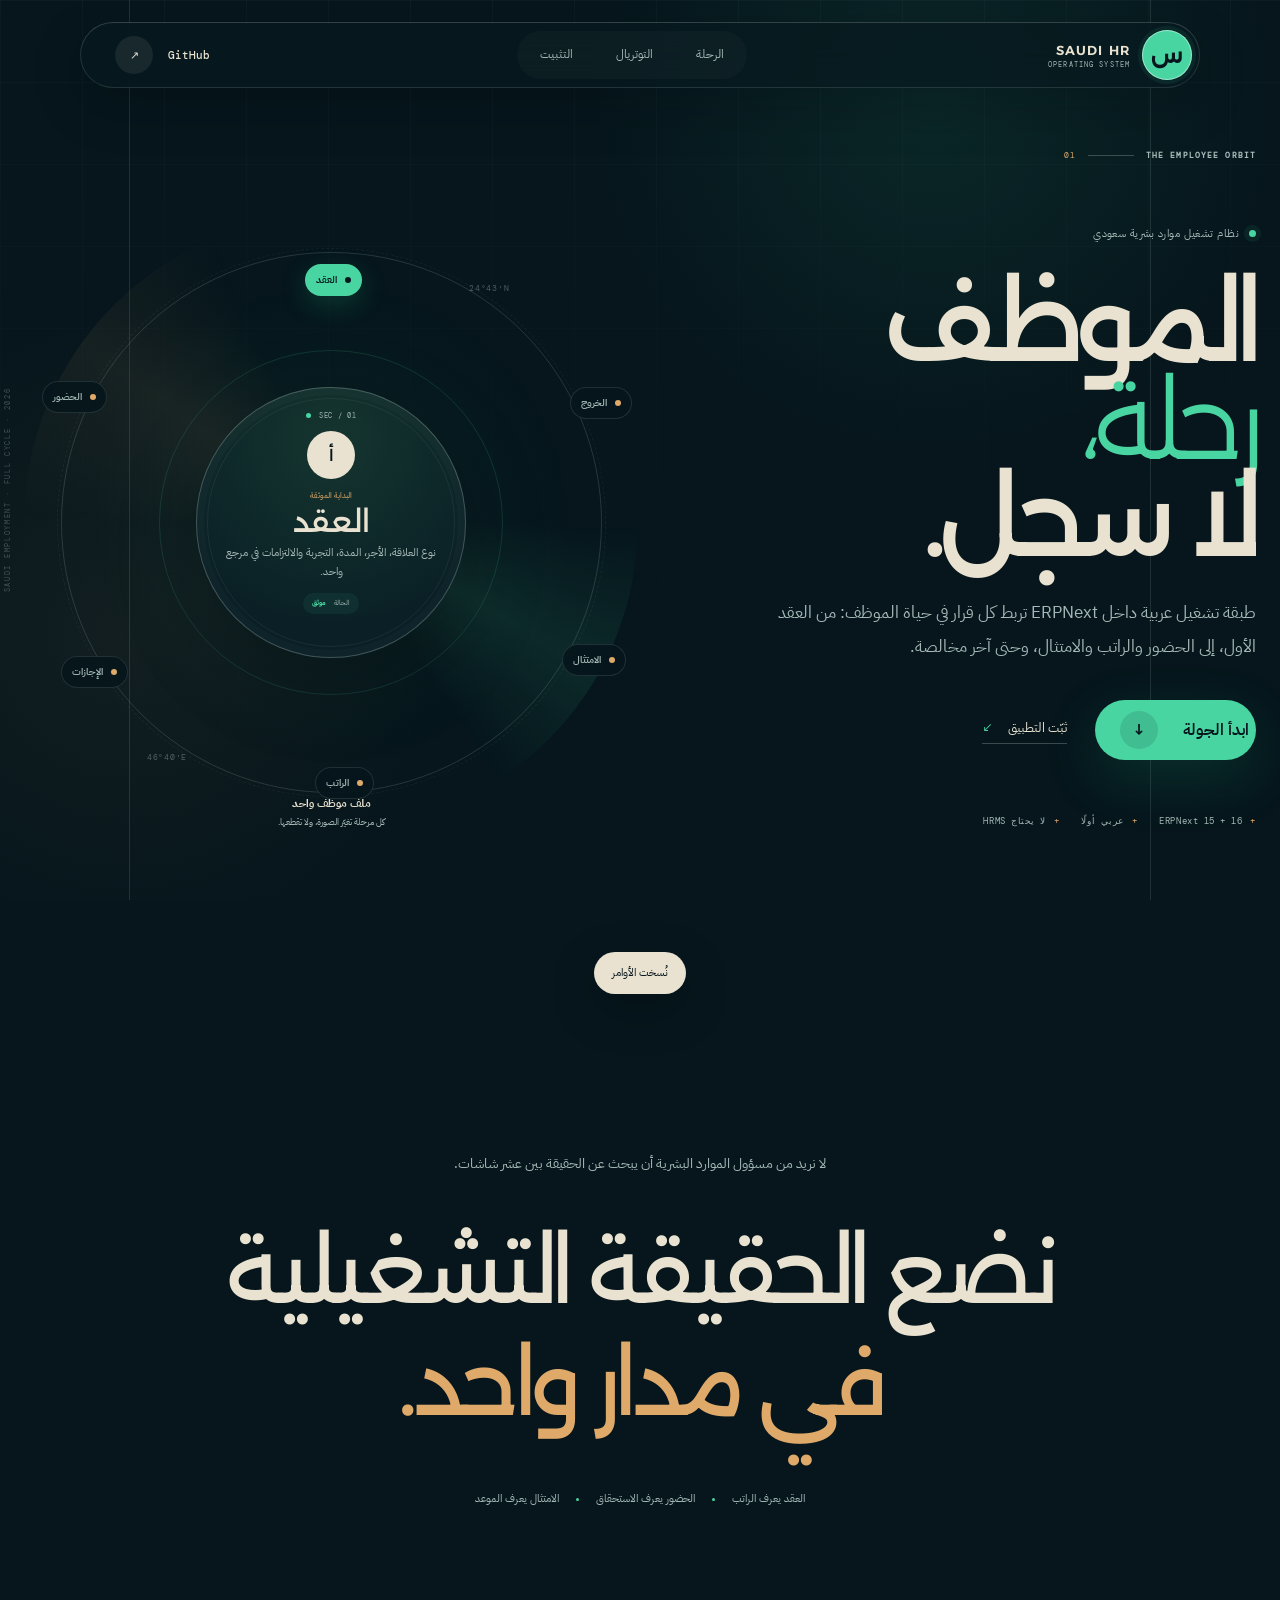
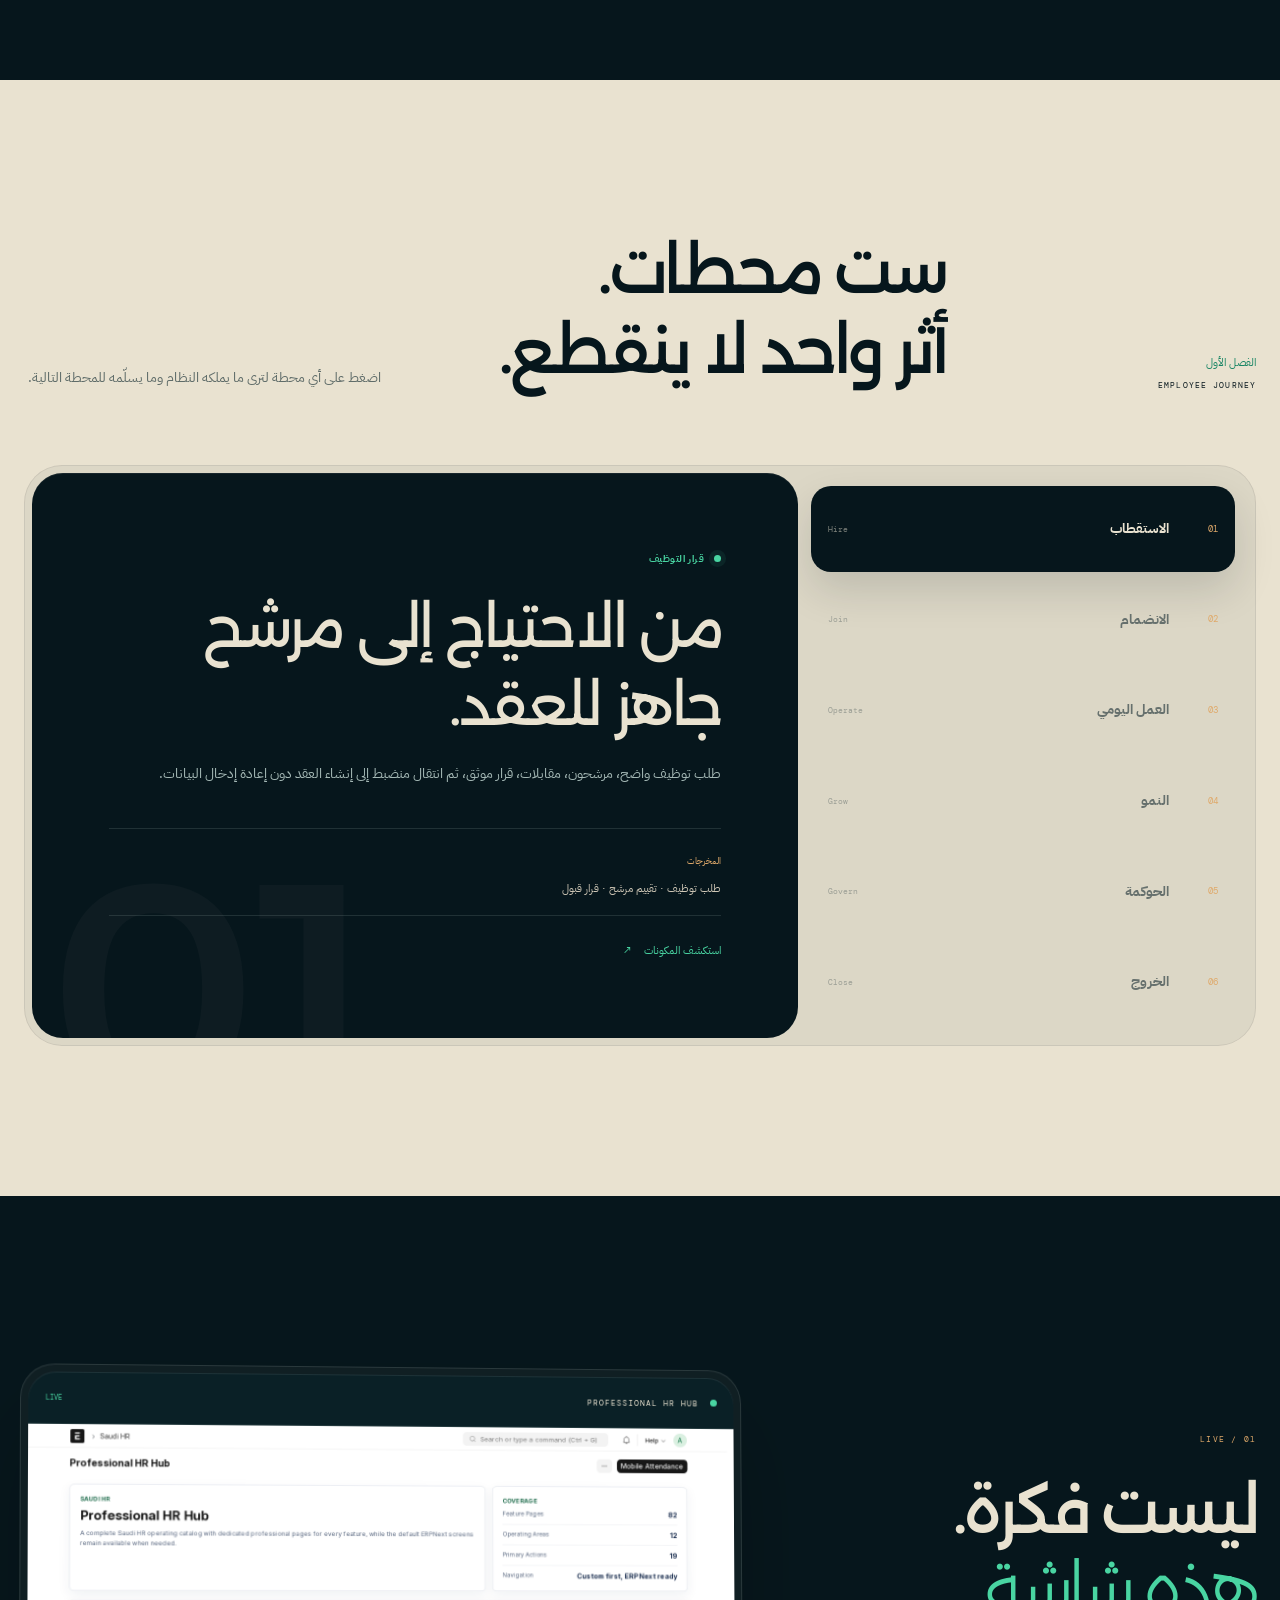
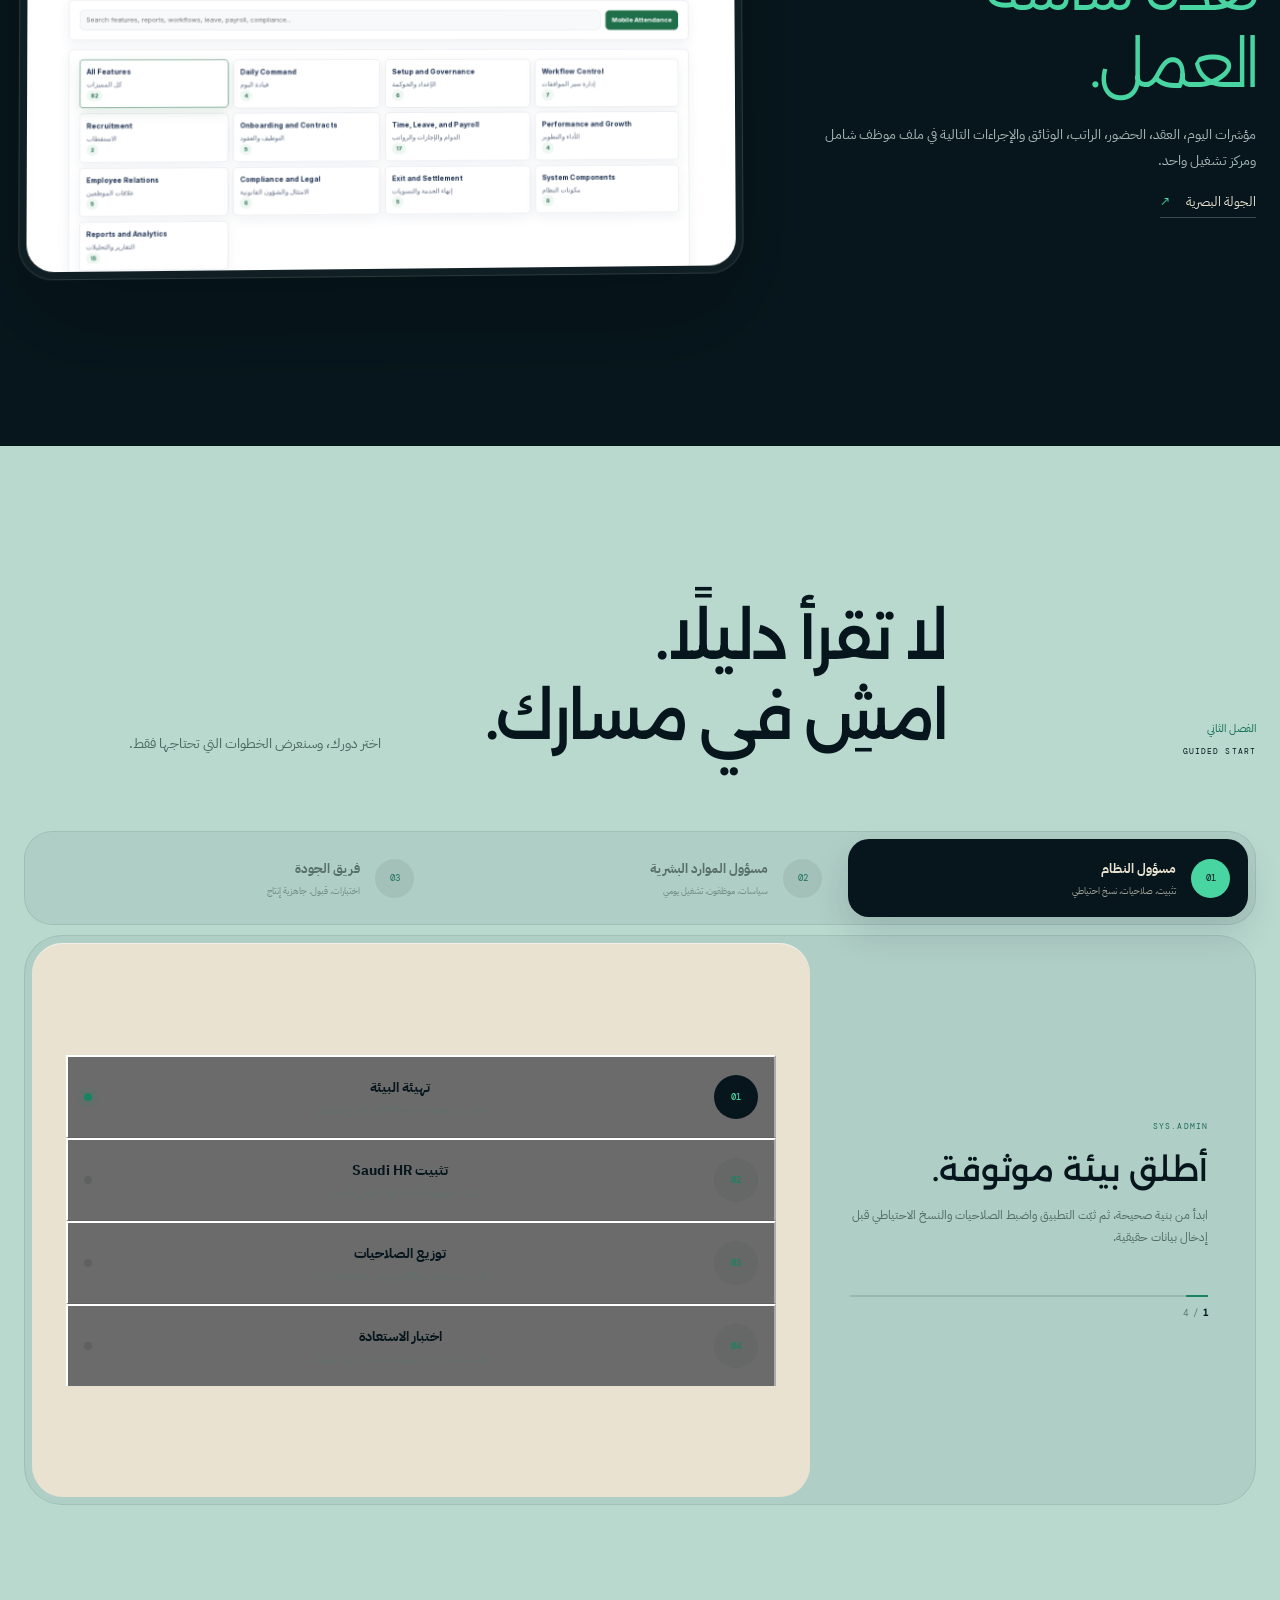
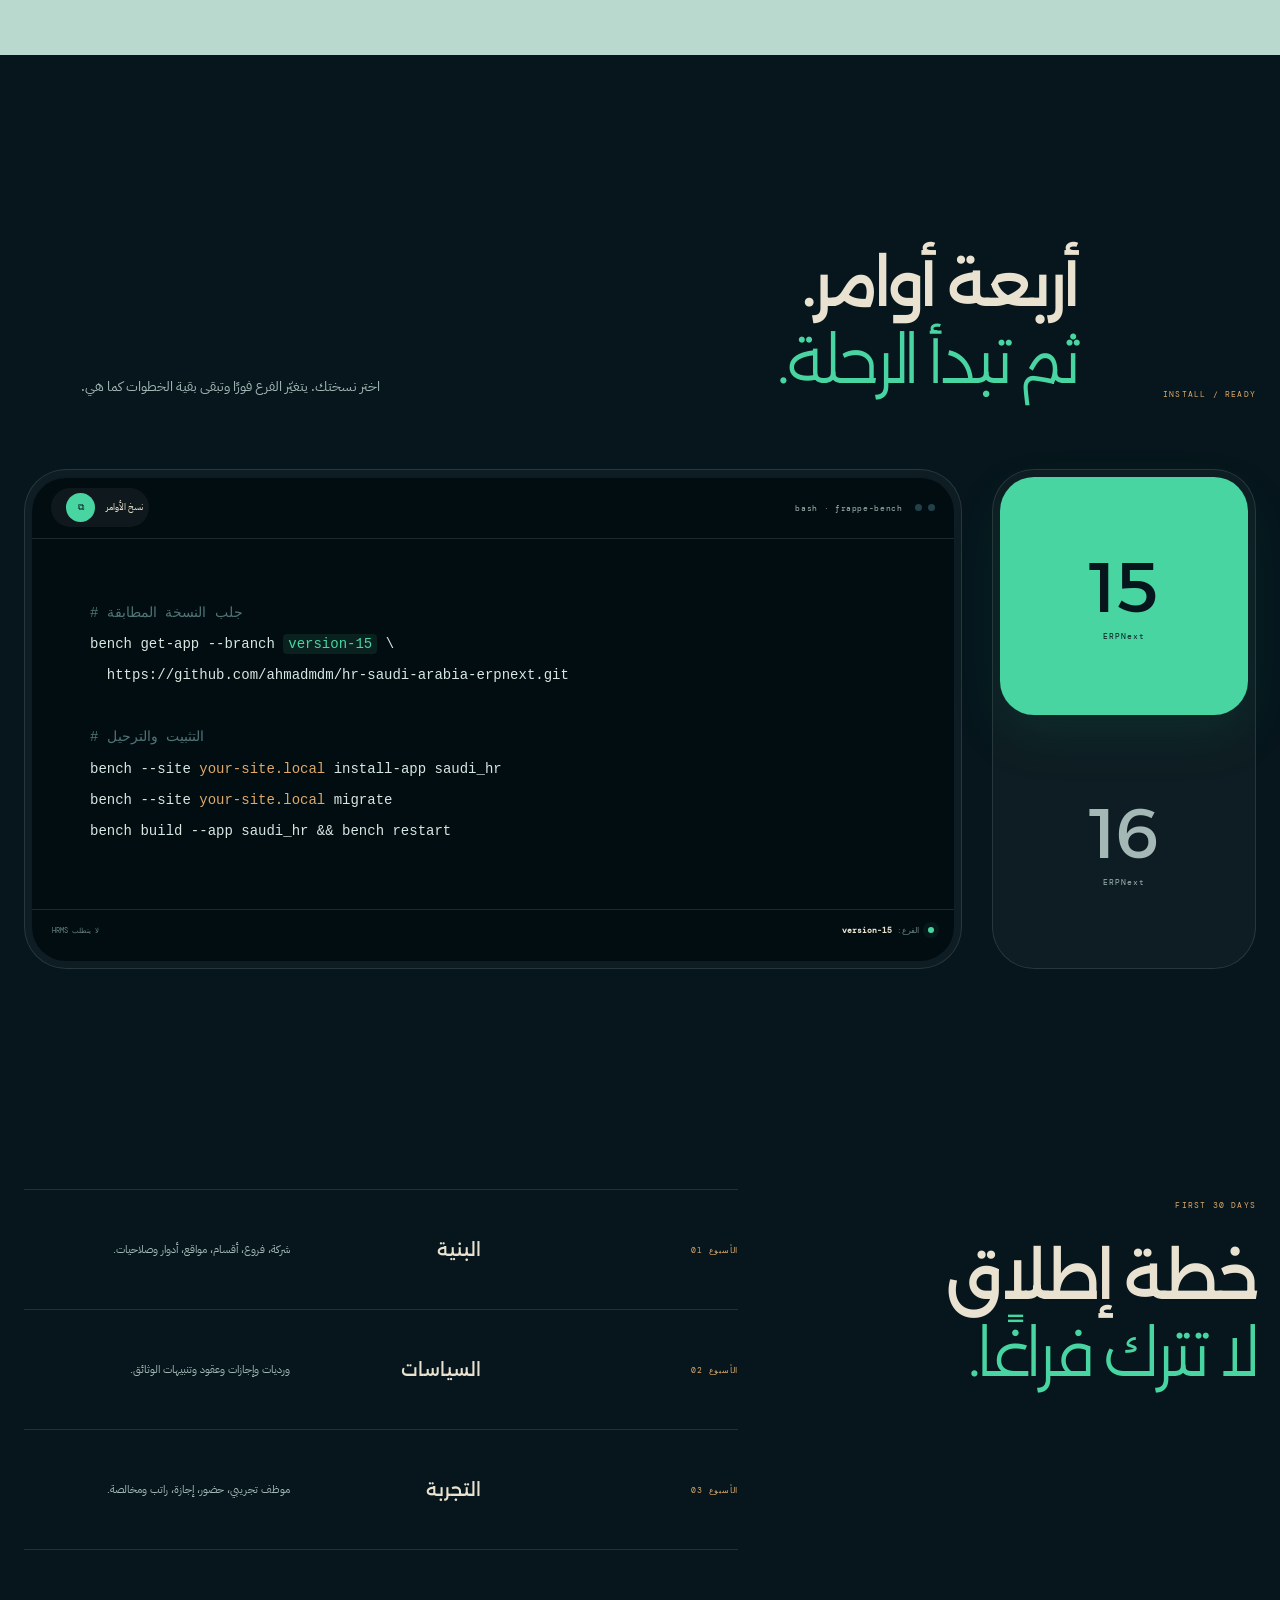
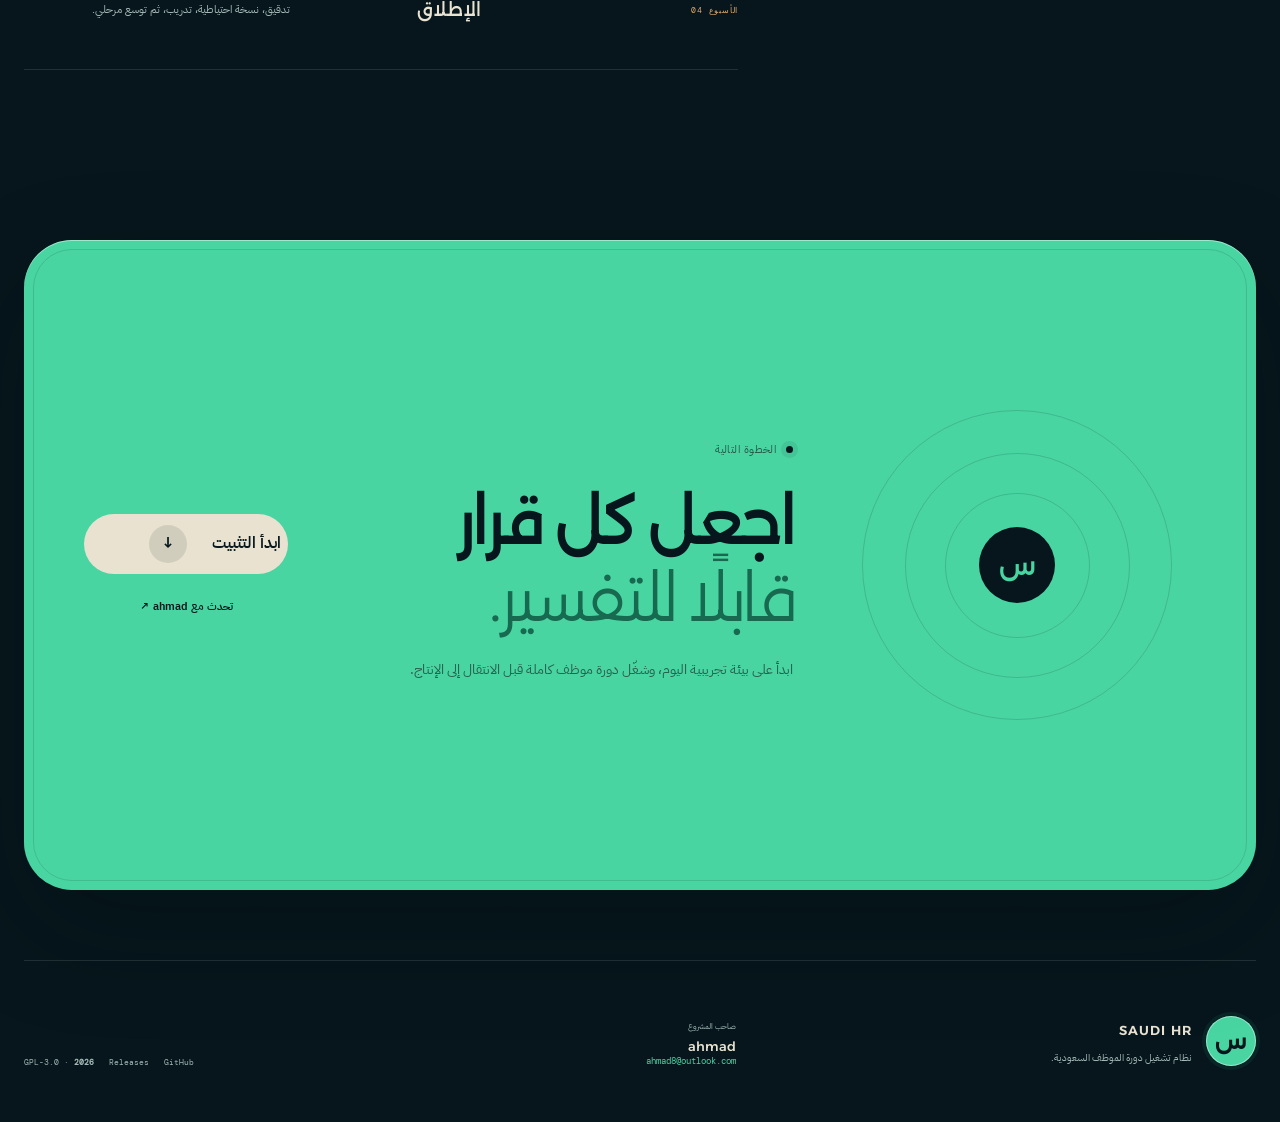
<file: docs/index.html>
<!doctype html>
<html lang="ar" dir="rtl">
<head>
  <meta charset="utf-8">
  <meta name="viewport" content="width=device-width,initial-scale=1">
  <meta name="theme-color" content="#06161c">
  <meta name="description" content="Saudi HR — دورة الموظف والامتثال السعودي داخل ERPNext، من أول عقد إلى آخر مخالصة.">
  <meta property="og:title" content="Saudi HR — الموظف رحلة، لا سجل">
  <meta property="og:description" content="الدليل التفاعلي لتثبيت وتشغيل Saudi HR على ERPNext 15 و16.">
  <meta property="og:image" content="https://ahmadmdm.github.io/hr-saudi-arabia-erpnext/images/social-preview.png">
  <title>Saudi HR — الموظف رحلة، لا سجل</title>
  <link rel="preconnect" href="https://fonts.googleapis.com">
  <link rel="preconnect" href="https://fonts.gstatic.com" crossorigin>
  <link href="https://fonts.googleapis.com/css2?family=Alexandria:wght@300;400;500;600;700&family=DM+Mono:wght@300;400;500&family=IBM+Plex+Sans+Arabic:wght@300;400;500;600&display=swap" rel="stylesheet">
  <link rel="stylesheet" href="styles.css">
  <script src="app.js" defer></script>
</head>
<body>
  <a class="skip" href="#content">انتقل إلى المحتوى</a>
  <div class="grain" aria-hidden="true"></div>
  <div class="page-line page-line--a" aria-hidden="true"></div>
  <div class="page-line page-line--b" aria-hidden="true"></div>

  <header class="nav-shell">
    <nav class="nav" aria-label="التنقل الرئيسي">
      <a class="wordmark" href="#top" aria-label="Saudi HR — البداية">
        <span class="wordmark__seal">س</span>
        <span><b>SAUDI HR</b><small>OPERATING SYSTEM</small></span>
      </a>
      <div class="nav__links">
        <a href="#journey">الرحلة</a>
        <a href="#tutorial">التوتريال</a>
        <a href="#install">التثبيت</a>
      </div>
      <a class="nav__github" href="https://github.com/ahmadmdm/hr-saudi-arabia-erpnext" target="_blank" rel="noreferrer"><span>GitHub</span><i>↗</i></a>
      <button class="menu-toggle" type="button" aria-label="فتح القائمة" aria-expanded="false" data-menu-toggle><i></i><i></i></button>
    </nav>
  </header>

  <div class="menu-overlay" data-menu-overlay aria-hidden="true">
    <div class="menu-overlay__links"><a href="#journey">الرحلة</a><a href="#tutorial">التوتريال</a><a href="#install">التثبيت</a><a href="https://github.com/ahmadmdm/hr-saudi-arabia-erpnext">GitHub</a></div>
    <p>الموظف رحلة، لا سجل.</p>
  </div>

  <main id="content">
    <section class="hero" id="top">
      <div class="hero__index" aria-hidden="true"><span>01</span><i></i><b>THE EMPLOYEE ORBIT</b></div>
      <div class="hero__copy intro">
        <p class="micro-label"><span></span> نظام تشغيل موارد بشرية سعودي</p>
        <h1>الموظف<br><em>رحلة،</em><br>لا سجل.</h1>
        <p class="hero__lead">طبقة تشغيل عربية داخل ERPNext تربط كل قرار في حياة الموظف: من العقد الأول، إلى الحضور والراتب والامتثال، وحتى آخر مخالصة.</p>
        <div class="hero__actions">
          <a class="kinetic-button kinetic-button--jade" href="#tutorial"><span>ابدأ الجولة</span><i>↓</i></a>
          <a class="quiet-link" href="#install">ثبّت التطبيق <span>↙</span></a>
        </div>
        <div class="hero__meta"><span>ERPNext 15 + 16</span><span>عربي أولًا</span><span>لا يحتاج HRMS</span></div>
      </div>

      <div class="orbit-stage intro" data-orbit-stage>
        <div class="orbit-stage__halo" aria-hidden="true"></div>
        <div class="orbit orbit--outer" aria-hidden="true"></div>
        <div class="orbit orbit--inner" aria-hidden="true"></div>
        <span class="coordinate coordinate--x" aria-hidden="true">24°43′N</span>
        <span class="coordinate coordinate--y" aria-hidden="true">46°40′E</span>

        <button class="orbit-node orbit-node--1 is-active" type="button" data-orbit-node="contract" aria-pressed="true"><i></i><span>العقد</span></button>
        <button class="orbit-node orbit-node--2" type="button" data-orbit-node="attendance" aria-pressed="false"><i></i><span>الحضور</span></button>
        <button class="orbit-node orbit-node--3" type="button" data-orbit-node="leave" aria-pressed="false"><i></i><span>الإجازات</span></button>
        <button class="orbit-node orbit-node--4" type="button" data-orbit-node="payroll" aria-pressed="false"><i></i><span>الراتب</span></button>
        <button class="orbit-node orbit-node--5" type="button" data-orbit-node="compliance" aria-pressed="false"><i></i><span>الامتثال</span></button>
        <button class="orbit-node orbit-node--6" type="button" data-orbit-node="exit" aria-pressed="false"><i></i><span>الخروج</span></button>

        <div class="employee-core" aria-live="polite">
          <div class="employee-core__top"><span data-orbit-code>SEC / 01</span><i></i></div>
          <div class="employee-core__avatar">أ</div>
          <small data-orbit-kicker>البداية الموثقة</small>
          <h2 data-orbit-title>العقد</h2>
          <p data-orbit-copy>نوع العلاقة، الأجر، المدة، التجربة والالتزامات في مرجع واحد.</p>
          <div class="employee-core__status"><span>الحالة</span><b data-orbit-status>موثق</b></div>
        </div>

        <div class="orbit-caption"><b>ملف موظف واحد</b><span>كل مرحلة تغيّر الصورة، ولا تقطعها.</span></div>
      </div>
      <p class="hero__vertical" aria-hidden="true">SAUDI EMPLOYMENT · FULL CYCLE · 2026</p>
    </section>

    <section class="manifesto reveal" aria-label="رسالة المنتج">
      <p>لا نريد من مسؤول الموارد البشرية أن يبحث عن الحقيقة بين عشر شاشات.</p>
      <h2>نضع الحقيقة التشغيلية<br><em>في مدار واحد.</em></h2>
      <div class="manifesto__foot"><span>العقد يعرف الراتب</span><i></i><span>الحضور يعرف الاستحقاق</span><i></i><span>الامتثال يعرف الموعد</span></div>
    </section>

    <section class="journey" id="journey">
      <header class="chapter-heading reveal"><div><span>الفصل الأول</span><small>EMPLOYEE JOURNEY</small></div><h2>ست محطات.<br>أثر واحد لا ينقطع.</h2><p>اضغط على أي محطة لترى ما يملكه النظام وما يسلّمه للمحطة التالية.</p></header>
      <div class="journey-ledger reveal">
        <div class="journey-ledger__rail" role="tablist" aria-label="محطات رحلة الموظف">
          <button role="tab" aria-selected="true" data-journey="hire"><span>01</span><b>الاستقطاب</b><small>Hire</small></button>
          <button role="tab" aria-selected="false" data-journey="join"><span>02</span><b>الانضمام</b><small>Join</small></button>
          <button role="tab" aria-selected="false" data-journey="work"><span>03</span><b>العمل اليومي</b><small>Operate</small></button>
          <button role="tab" aria-selected="false" data-journey="grow"><span>04</span><b>النمو</b><small>Grow</small></button>
          <button role="tab" aria-selected="false" data-journey="govern"><span>05</span><b>الحوكمة</b><small>Govern</small></button>
          <button role="tab" aria-selected="false" data-journey="close"><span>06</span><b>الخروج</b><small>Close</small></button>
        </div>
        <div class="journey-ledger__panel" role="tabpanel">
          <div class="ledger-watermark" data-journey-number>01</div>
          <p class="micro-label"><span></span><b data-journey-label>قرار التوظيف</b></p>
          <h3 data-journey-title>من الاحتياج إلى مرشح جاهز للعقد.</h3>
          <p data-journey-copy>طلب توظيف واضح، مرشحون، مقابلات، قرار موثق، ثم انتقال منضبط إلى إنشاء العقد دون إعادة إدخال البيانات.</p>
          <div class="ledger-output"><small>المخرجات</small><p data-journey-output>طلب توظيف · تقييم مرشح · قرار قبول</p></div>
          <a data-journey-link href="https://github.com/ahmadmdm/hr-saudi-arabia-erpnext#مدار-الموظف">استكشف المكونات <i>↗</i></a>
        </div>
      </div>
    </section>

    <section class="proof reveal" aria-label="واجهة المنتج الفعلية">
      <div class="proof__copy"><span class="chapter-no">LIVE / 01</span><h2>ليست فكرة.<br><em>هذه شاشة العمل.</em></h2><p>مؤشرات اليوم، العقد، الحضور، الراتب، الوثائق والإجراءات التالية في ملف موظف شامل ومركز تشغيل واحد.</p><a class="quiet-link" href="https://github.com/ahmadmdm/hr-saudi-arabia-erpnext/blob/version-15/docs/visual-tour.md">الجولة البصرية <span>↗</span></a></div>
      <div class="machine-frame">
        <div class="machine-frame__rim">
          <div class="machine-frame__bar"><i></i><span>PROFESSIONAL HR HUB</span><b>LIVE</b></div>
          <div class="machine-frame__screen"><img src="images/professional-hr-hub-desktop.png" alt="مركز الموارد البشرية الاحترافي في Saudi HR" loading="lazy"></div>
        </div>
      </div>
    </section>

    <section class="tutorial" id="tutorial">
      <header class="chapter-heading chapter-heading--light reveal"><div><span>الفصل الثاني</span><small>GUIDED START</small></div><h2>لا تقرأ دليلًا.<br>امشِ في مسارك.</h2><p>اختر دورك، وسنعرض الخطوات التي تحتاجها فقط.</p></header>

      <div class="role-switch reveal" role="tablist" aria-label="اختر دورك">
        <button role="tab" aria-selected="true" data-role="admin"><i>01</i><span><b>مسؤول النظام</b><small>تثبيت، صلاحيات، نسخ احتياطي</small></span></button>
        <button role="tab" aria-selected="false" data-role="hr"><i>02</i><span><b>مسؤول الموارد البشرية</b><small>سياسات، موظفون، تشغيل يومي</small></span></button>
        <button role="tab" aria-selected="false" data-role="quality"><i>03</i><span><b>فريق الجودة</b><small>اختبارات، قبول، جاهزية إنتاج</small></span></button>
      </div>

      <div class="tutorial-board reveal">
        <aside class="tutorial-board__aside"><span data-role-code>SYS.ADMIN</span><h3 data-role-heading>أطلق بيئة موثوقة.</h3><p data-role-intro>ابدأ من بنية صحيحة، ثم ثبّت التطبيق واضبط الصلاحيات والنسخ الاحتياطي قبل إدخال بيانات حقيقية.</p><div class="tutorial-progress"><i data-role-progress></i></div><small><b data-role-step-current>1</b> / <span data-role-step-total>4</span></small></aside>
        <div class="tutorial-board__steps" data-role-steps></div>
      </div>
    </section>

    <section class="install" id="install">
      <div class="install__header reveal"><span class="chapter-no">INSTALL / READY</span><h2>أربعة أوامر.<br><em>ثم تبدأ الرحلة.</em></h2><p>اختر نسختك. يتغيّر الفرع فورًا وتبقى بقية الخطوات كما هي.</p></div>
      <div class="install__body reveal">
        <div class="version-dial" role="group" aria-label="إصدار ERPNext">
          <button class="is-active" type="button" data-version="15" aria-pressed="true"><span>15</span><small>ERPNext</small></button>
          <button type="button" data-version="16" aria-pressed="false"><span>16</span><small>ERPNext</small></button>
          <i data-version-indicator></i>
        </div>
        <div class="code-shell">
          <div class="code-shell__rim">
            <div class="code-shell__top"><span><i></i><i></i></span><b>bash · frappe-bench</b><button type="button" data-copy><span>نسخ الأوامر</span><i>⧉</i></button></div>
            <pre><code data-install-code><span># جلب النسخة المطابقة</span>
bench get-app --branch <mark data-branch>version-15</mark> \
  https://github.com/ahmadmdm/hr-saudi-arabia-erpnext.git

<span># التثبيت والترحيل</span>
bench --site <b>your-site.local</b> install-app saudi_hr
bench --site <b>your-site.local</b> migrate
bench build --app saudi_hr && bench restart</code></pre>
            <div class="code-shell__status"><i></i><span>الفرع: <b data-branch-label>version-15</b></span><small>لا يتطلب HRMS</small></div>
          </div>
        </div>
      </div>
    </section>

    <section class="launch-sequence reveal">
      <div class="launch-sequence__title"><span class="chapter-no">FIRST 30 DAYS</span><h2>خطة إطلاق<br><em>لا تترك فراغًا.</em></h2></div>
      <ol>
        <li><span>الأسبوع 01</span><b>البنية</b><p>شركة، فروع، أقسام، مواقع، أدوار وصلاحيات.</p></li>
        <li><span>الأسبوع 02</span><b>السياسات</b><p>ورديات وإجازات وعقود وتنبيهات الوثائق.</p></li>
        <li><span>الأسبوع 03</span><b>التجربة</b><p>موظف تجريبي، حضور، إجازة، راتب ومخالصة.</p></li>
        <li><span>الأسبوع 04</span><b>الإطلاق</b><p>تدقيق، نسخة احتياطية، تدريب، ثم توسع مرحلي.</p></li>
      </ol>
    </section>

    <section class="finale reveal">
      <div class="finale__orbit" aria-hidden="true"><i></i><i></i><i></i><span>س</span></div>
      <div><p class="micro-label"><span></span> الخطوة التالية</p><h2>اجعل كل قرار<br><em>قابلًا للتفسير.</em></h2><p>ابدأ على بيئة تجريبية اليوم، وشغّل دورة موظف كاملة قبل الانتقال إلى الإنتاج.</p></div>
      <div class="finale__actions"><a class="kinetic-button kinetic-button--stone" href="#install"><span>ابدأ التثبيت</span><i>↓</i></a><a href="mailto:ahmad8@outlook.com">تحدث مع ahmad <span>↗</span></a></div>
    </section>
  </main>

  <footer class="footer">
    <div class="footer__brand"><span class="wordmark__seal">س</span><div><b>SAUDI HR</b><p>نظام تشغيل دورة الموظف السعودية.</p></div></div>
    <div class="footer__owner"><small>صاحب المشروع</small><b>ahmad</b><a href="mailto:ahmad8@outlook.com">ahmad8@outlook.com</a></div>
    <div class="footer__links"><a href="https://github.com/ahmadmdm/hr-saudi-arabia-erpnext">GitHub</a><a href="https://github.com/ahmadmdm/hr-saudi-arabia-erpnext/releases">Releases</a><span>GPL-3.0 · <b data-year></b></span></div>
  </footer>

  <div class="toast" data-toast role="status" aria-live="polite">نُسخت الأوامر</div>
</body>
</html>
</file>
<file: docs/styles.css>
:root {
  color-scheme: dark;
  --night: #06161c;
  --night-soft: #0b2229;
  --stone: #e9e2d0;
  --stone-soft: #cfc7b6;
  --jade: #49d5a2;
  --jade-deep: #168463;
  --copper: #dfa96a;
  --mist: #a4b8b5;
  --hairline: rgba(209, 231, 224, .13);
  --hairline-strong: rgba(209, 231, 224, .25);
  --ease-heavy: cubic-bezier(.22, .72, 0, 1);
  --ease-snap: cubic-bezier(.3, 1, .3, 1);
  --max: 1260px;
}

* { box-sizing: border-box; }
html { scroll-behavior: smooth; scroll-padding-top: 120px; }
body { margin: 0; overflow-x: hidden; background: var(--night); color: var(--stone); font-family: "IBM Plex Sans Arabic", sans-serif; line-height: 1.8; }
body::before { content: ""; position: fixed; inset: 0; z-index: -3; background: radial-gradient(circle at 73% 12%, rgba(54, 193, 145, .1), transparent 28%), radial-gradient(circle at 10% 70%, rgba(223, 169, 106, .06), transparent 24%), var(--night); }
body::after { content: ""; position: fixed; inset: 0; z-index: -2; pointer-events: none; opacity: .24; background-image: linear-gradient(var(--hairline) 1px, transparent 1px), linear-gradient(90deg, var(--hairline) 1px, transparent 1px); background-size: 82px 82px; mask-image: linear-gradient(to bottom, black, transparent 75%); }
button, a { font: inherit; }
button { color: inherit; }
a { color: inherit; text-decoration: none; }
img { display: block; max-width: 100%; }
::selection { background: var(--jade); color: var(--night); }
:focus-visible { outline: 2px solid var(--copper); outline-offset: 5px; }

.skip { position: fixed; z-index: 80; top: 10px; right: 10px; padding: 10px 16px; background: var(--stone); color: var(--night); border-radius: 999px; transform: translateY(-150%); transition: transform .4s var(--ease-heavy); }
.skip:focus { transform: none; }
.grain { position: fixed; inset: 0; z-index: 60; opacity: .12; pointer-events: none; background-image: radial-gradient(rgba(233,226,208,.18) .55px, transparent .7px); background-size: 4px 4px; }
.page-line { position: fixed; z-index: -1; background: var(--hairline); pointer-events: none; }.page-line--a { top: 0; bottom: 0; right: calc((100vw - min(var(--max), calc(100vw - 48px))) / 2 + 8.2%); width: 1px; }.page-line--b { top: 0; bottom: 0; left: calc((100vw - min(var(--max), calc(100vw - 48px))) / 2 + 8.2%); width: 1px; }

.nav-shell { position: fixed; z-index: 40; top: 22px; left: 50%; width: min(1120px, calc(100% - 36px)); transform: translateX(-50%); }
.nav { min-height: 66px; display: flex; align-items: center; justify-content: space-between; padding: 7px 8px 7px 18px; background: rgba(7, 25, 31, .72); border-radius: 999px; box-shadow: inset 0 0 0 1px rgba(221, 238, 232, .13), inset 0 1px 0 rgba(255,255,255,.07), 0 18px 50px rgba(1,10,13,.22); backdrop-filter: blur(22px); }
.wordmark { display: flex; align-items: center; gap: 12px; }
.wordmark__seal { width: 50px; height: 50px; display: grid; place-items: center; flex: 0 0 auto; border-radius: 50%; background: var(--jade); color: var(--night); font: 600 23px Alexandria, sans-serif; box-shadow: inset 0 0 0 1px rgba(255,255,255,.45), 0 0 0 4px rgba(73,213,162,.08); }
.wordmark b { display: block; font: 600 13px Alexandria, sans-serif; letter-spacing: .09em; }.wordmark small { display: block; margin-top: 2px; color: var(--mist); font: 400 7px "DM Mono", monospace; letter-spacing: .16em; }
.nav__links { display: flex; align-items: center; gap: 7px; padding: 5px; border-radius: 999px; background: rgba(255,255,255,.025); }.nav__links a { padding: 8px 18px; border-radius: 999px; color: var(--mist); font-size: 12px; transition: color .5s var(--ease-heavy), background .5s var(--ease-heavy); }.nav__links a:hover { color: var(--stone); background: rgba(255,255,255,.05); }
.nav__github { display: flex; align-items: center; gap: 15px; padding: 5px 6px 5px 17px; font: 500 11px "DM Mono", monospace; }.nav__github i, .kinetic-button i { width: 38px; height: 38px; display: grid; place-items: center; border-radius: 50%; background: rgba(255,255,255,.07); font-style: normal; transition: transform .6s var(--ease-heavy), background .6s var(--ease-heavy); }.nav__github:hover i { transform: rotate(45deg) scale(1.08); background: var(--jade); color: var(--night); }
.menu-toggle { display: none; width: 48px; height: 48px; position: relative; border: 0; border-radius: 50%; background: rgba(255,255,255,.06); cursor: pointer; }.menu-toggle i { position: absolute; right: 14px; width: 20px; height: 1px; background: var(--stone); transition: transform .6s var(--ease-heavy); }.menu-toggle i:first-child { transform: translateY(-4px); }.menu-toggle i:last-child { transform: translateY(4px); }.menu-toggle.is-open i:first-child { transform: rotate(45deg); }.menu-toggle.is-open i:last-child { transform: rotate(-45deg); }
.menu-overlay { position: fixed; z-index: 35; inset: 0; display: grid; place-content: center; text-align: center; background: rgba(4,18,23,.9); backdrop-filter: blur(30px); opacity: 0; pointer-events: none; transition: opacity .7s var(--ease-heavy); }.menu-overlay.is-open { opacity: 1; pointer-events: auto; }.menu-overlay__links { display: grid; gap: 8px; }.menu-overlay__links a { overflow: hidden; color: var(--stone); font: 500 clamp(34px, 10vw, 64px) Alexandria, sans-serif; transform: translateY(34px); opacity: 0; transition: transform .8s var(--ease-heavy), opacity .8s; }.menu-overlay.is-open .menu-overlay__links a { transform: none; opacity: 1; }.menu-overlay.is-open .menu-overlay__links a:nth-child(2) { transition-delay: .07s; }.menu-overlay.is-open .menu-overlay__links a:nth-child(3) { transition-delay: .14s; }.menu-overlay.is-open .menu-overlay__links a:nth-child(4) { transition-delay: .21s; }.menu-overlay p { margin: 50px 0 0; color: var(--jade); font-size: 12px; letter-spacing: .08em; }

.hero { width: min(var(--max), calc(100% - 48px)); min-height: 980px; position: relative; display: grid; grid-template-columns: .82fr 1.18fr; align-items: center; gap: clamp(30px, 3vw, 60px); margin: 0 auto; padding: 145px 0 80px; }
.hero__index { position: absolute; top: 150px; right: 0; display: flex; align-items: center; gap: 12px; direction: ltr; color: var(--mist); font: 400 8px "DM Mono", monospace; letter-spacing: .14em; }.hero__index span { color: var(--copper); }.hero__index i { width: 46px; height: 1px; background: var(--hairline-strong); }
.micro-label { display: inline-flex; align-items: center; gap: 10px; margin: 0; color: var(--mist); font-size: 11px; letter-spacing: .04em; }.micro-label > span { width: 7px; height: 7px; border-radius: 50%; background: var(--jade); box-shadow: 0 0 0 5px rgba(73,213,162,.08); }
h1, h2, h3, p { margin-top: 0; }
h1 { margin: 28px 0 28px; color: var(--stone); font: 500 clamp(70px, 8.3vw, 126px)/.92 Alexandria, sans-serif; letter-spacing: -.075em; }
h1 em { color: var(--jade); font-style: normal; font-weight: 300; }
.hero__lead { max-width: 570px; color: var(--mist); font-size: 17px; line-height: 2; }
.hero__actions { display: flex; align-items: center; flex-wrap: wrap; gap: 28px; margin-top: 36px; }
.kinetic-button { min-height: 60px; display: inline-flex; align-items: center; gap: 25px; padding: 6px 7px 6px 25px; border-radius: 999px; font-weight: 600; transition: transform .65s var(--ease-heavy), box-shadow .65s var(--ease-heavy); }.kinetic-button:hover { transform: translateY(-4px) scale(.99); }.kinetic-button:hover i { transform: translateY(2px) scale(1.08); }.kinetic-button--jade { background: var(--jade); color: var(--night); box-shadow: 0 18px 55px rgba(25,153,111,.2); }.kinetic-button--jade i { background: rgba(6,22,28,.12); }.quiet-link { display: inline-flex; align-items: center; gap: 15px; padding-bottom: 4px; border-bottom: 1px solid var(--hairline-strong); color: var(--stone); font-size: 13px; }.quiet-link span { color: var(--jade); transition: transform .5s var(--ease-heavy); }.quiet-link:hover span { transform: translate(-3px, 3px); }
.hero__meta { display: flex; flex-wrap: wrap; gap: 22px; margin-top: 55px; color: var(--mist); font: 400 9px "DM Mono", monospace; letter-spacing: .06em; }.hero__meta span { display: flex; align-items: center; gap: 8px; }.hero__meta span::before { content: "+"; color: var(--copper); }
.hero__vertical { position: absolute; left: -21px; top: 50%; margin: 0; color: rgba(207, 226, 219, .28); font: 400 7px "DM Mono", monospace; letter-spacing: .24em; writing-mode: vertical-rl; transform: rotate(180deg) translateY(50%); }

.orbit-stage { width: min(650px, 48vw); aspect-ratio: 1; position: relative; justify-self: end; border-radius: 50%; }
.orbit-stage::before { content: ""; position: absolute; inset: 5%; border-radius: 50%; background: radial-gradient(circle, rgba(73,213,162,.07), transparent 62%); }
.orbit-stage__halo { position: absolute; inset: 0; border-radius: 50%; background: conic-gradient(from 18deg, transparent 0 20%, rgba(73,213,162,.16) 28%, transparent 36% 70%, rgba(223,169,106,.11) 80%, transparent 89%); opacity: .65; }
.orbit { position: absolute; border-radius: 50%; pointer-events: none; }.orbit::before, .orbit::after { content: ""; position: absolute; border-radius: 50%; }.orbit--outer { inset: 6%; border: 1px solid rgba(164,184,181,.2); }.orbit--outer::before { inset: -5px; border: 1px dashed rgba(164,184,181,.08); }.orbit--inner { inset: 22%; border: 1px solid rgba(73,213,162,.15); }.orbit--inner::after { inset: 13%; border: 1px solid rgba(223,169,106,.12); }
.coordinate { position: absolute; color: rgba(164,184,181,.45); font: 400 8px "DM Mono", monospace; letter-spacing: .1em; }.coordinate--x { top: 11%; right: 21%; }.coordinate--y { bottom: 11%; left: 20%; }
.orbit-node { position: absolute; z-index: 4; display: flex; align-items: center; gap: 8px; padding: 7px 11px; border: 0; border-radius: 999px; background: rgba(6,22,28,.92); color: var(--mist); cursor: pointer; box-shadow: inset 0 0 0 1px var(--hairline); transition: transform .7s var(--ease-heavy), color .5s, background .5s; }.orbit-node:hover { transform: scale(1.08); color: var(--stone); }.orbit-node.is-active { background: var(--jade); color: var(--night); box-shadow: 0 8px 26px rgba(30,171,122,.24); }.orbit-node i { width: 6px; height: 6px; border-radius: 50%; background: var(--copper); }.orbit-node.is-active i { background: var(--night); }.orbit-node span { white-space: nowrap; font-size: 10px; font-weight: 600; }
.orbit-node--1 { top: 8%; right: 45%; }.orbit-node--2 { top: 27%; left: 3%; }.orbit-node--3 { bottom: 23%; left: 6%; }.orbit-node--4 { bottom: 5%; right: 43%; }.orbit-node--5 { bottom: 25%; right: 2%; }.orbit-node--6 { top: 28%; right: 1%; }
.employee-core { position: absolute; z-index: 3; inset: 28%; display: flex; flex-direction: column; align-items: center; justify-content: center; padding: 24px; overflow: hidden; text-align: center; border-radius: 50%; background: radial-gradient(circle at 50% 20%, #15352f, #0a2026 72%); box-shadow: inset 0 0 0 1px var(--hairline-strong), inset 0 0 0 8px rgba(255,255,255,.018), 0 25px 80px rgba(0,0,0,.25); }.employee-core::after { content: ""; position: absolute; inset: 11px; border: 1px solid rgba(233,226,208,.07); border-radius: 50%; }
.employee-core__top { position: absolute; top: 24px; display: flex; align-items: center; gap: 8px; color: var(--mist); font: 400 7px "DM Mono", monospace; letter-spacing: .09em; }.employee-core__top i { width: 5px; height: 5px; border-radius: 50%; background: var(--jade); }
.employee-core__avatar { width: 48px; height: 48px; display: grid; place-items: center; margin-bottom: 9px; border-radius: 50%; background: var(--stone); color: var(--night); font: 500 17px Alexandria, sans-serif; }.employee-core > small { color: var(--copper); font-size: 8px; }.employee-core h2 { margin: 2px 0 5px; font: 500 clamp(22px,2.3vw,34px) Alexandria, sans-serif; }.employee-core > p { max-width: 220px; margin: 0; color: var(--mist); font-size: clamp(8px, .85vw, 11px); line-height: 1.7; }.employee-core__status { display: flex; align-items: center; gap: 8px; margin-top: 12px; padding: 4px 9px; border-radius: 999px; background: rgba(73,213,162,.07); font-size: 7px; }.employee-core__status span { color: var(--mist); }.employee-core__status b { color: var(--jade); }
.employee-core.is-changing > * { animation: core-shift .55s var(--ease-heavy); }
.orbit-caption { position: absolute; bottom: 0; right: 50%; width: 210px; text-align: center; transform: translateX(50%); }.orbit-caption b, .orbit-caption span { display: block; }.orbit-caption b { font-size: 11px; }.orbit-caption span { color: var(--mist); font-size: 9px; }

.manifesto { width: min(1080px, calc(100% - 48px)); min-height: 700px; display: flex; flex-direction: column; justify-content: center; align-items: center; margin: 0 auto; text-align: center; }.manifesto > p { color: var(--mist); font-size: 14px; }.manifesto h2 { max-width: 980px; margin: 25px 0 50px; font: 400 clamp(50px,7vw,96px)/1.25 Alexandria, sans-serif; letter-spacing: -.06em; }.manifesto h2 em { color: var(--copper); font-style: normal; }.manifesto__foot { display: flex; align-items: center; justify-content: center; flex-wrap: wrap; gap: 17px; color: var(--mist); font-size: 11px; }.manifesto__foot i { width: 3px; height: 3px; border-radius: 50%; background: var(--jade); }

.journey { padding: 150px max(24px, calc((100vw - var(--max)) / 2)); background: var(--stone); color: var(--night); }
.chapter-heading { display: grid; grid-template-columns: .5fr 1fr .7fr; align-items: end; gap: 55px; margin-bottom: 75px; }.chapter-heading > div span, .chapter-heading > div small { display: block; }.chapter-heading > div span { margin-bottom: 7px; color: var(--jade-deep); font-size: 11px; }.chapter-heading > div small { font: 400 8px "DM Mono", monospace; letter-spacing: .14em; }.chapter-heading h2 { margin: 0; font: 500 clamp(40px,5vw,68px)/1.25 Alexandria, sans-serif; letter-spacing: -.05em; }.chapter-heading > p { margin: 0; color: #5f6c69; font-size: 14px; }
.journey-ledger { min-height: 580px; display: grid; grid-template-columns: .37fr .63fr; padding: 8px; border-radius: 38px; background: rgba(6,22,28,.055); box-shadow: inset 0 0 0 1px rgba(6,22,28,.08); }.journey-ledger__rail { display: grid; padding: 13px; gap: 5px; }.journey-ledger__rail button { display: grid; grid-template-columns: 33px 1fr auto; align-items: center; gap: 16px; padding: 12px 17px; border: 0; border-radius: 20px; background: transparent; color: #66706d; text-align: right; cursor: pointer; transition: background .6s var(--ease-heavy), color .6s, transform .6s var(--ease-heavy); }.journey-ledger__rail button:hover { transform: translateX(-5px); }.journey-ledger__rail button[aria-selected="true"] { background: var(--night); color: var(--stone); box-shadow: 0 18px 42px rgba(6,22,28,.14); }.journey-ledger__rail button > span { color: var(--copper); font: 400 9px "DM Mono", monospace; }.journey-ledger__rail button b { font-size: 14px; }.journey-ledger__rail button small { font: 400 8px "DM Mono", monospace; opacity: .55; }
.journey-ledger__panel { min-height: 560px; position: relative; display: flex; flex-direction: column; justify-content: center; overflow: hidden; padding: clamp(45px,6vw,90px); border-radius: 31px; background: var(--night); color: var(--stone); box-shadow: inset 0 1px 0 rgba(255,255,255,.07); }.journey-ledger__panel .micro-label b { color: var(--jade); font-size: 10px; }.journey-ledger__panel h3 { max-width: 670px; margin: 20px 0 18px; font: 400 clamp(34px,4.5vw,60px)/1.35 Alexandria, sans-serif; letter-spacing: -.04em; }.journey-ledger__panel > p { max-width: 630px; color: var(--mist); font-size: 14px; }.ledger-watermark { position: absolute; bottom: -100px; left: 15px; color: rgba(233,226,208,.03); font: 500 300px/1 Alexandria, sans-serif; }.ledger-output { position: relative; z-index: 1; margin-top: 28px; padding: 16px 0; border-block: 1px solid var(--hairline); }.ledger-output small { color: var(--copper); font-size: 9px; }.ledger-output p { margin: 5px 0 0; color: var(--stone-soft); font-size: 11px; }.journey-ledger__panel > a { position: relative; z-index: 1; align-self: flex-start; display: flex; gap: 12px; margin-top: 25px; color: var(--jade); font-size: 11px; }.journey-ledger__panel > a i { font-style: normal; }
.journey-ledger__panel.is-changing > :not(.ledger-watermark) { animation: ledger-shift .6s var(--ease-heavy); }

.proof { width: min(var(--max), calc(100% - 48px)); display: grid; grid-template-columns: .38fr .62fr; align-items: center; gap: 65px; margin: 0 auto; padding: 170px 0; }.proof__copy h2, .install__header h2, .launch-sequence__title h2, .finale h2 { margin: 20px 0; font: 500 clamp(42px,5vw,70px)/1.2 Alexandria, sans-serif; letter-spacing: -.055em; }.proof__copy h2 em, .install__header h2 em, .launch-sequence__title h2 em, .finale h2 em { color: var(--jade); font-style: normal; font-weight: 300; }.proof__copy p { color: var(--mist); font-size: 14px; }.chapter-no { color: var(--copper); font: 400 8px "DM Mono", monospace; letter-spacing: .15em; }
.machine-frame { padding: 8px; border-radius: 34px; background: rgba(233,226,208,.04); box-shadow: inset 0 0 0 1px var(--hairline), 0 45px 100px rgba(0,0,0,.22); transform: perspective(1300px) rotateY(3deg) rotateX(1deg); transition: transform 1s var(--ease-heavy); }.machine-frame:hover { transform: perspective(1300px) rotateY(0) rotateX(0) translateY(-6px); }.machine-frame__rim { overflow: hidden; border-radius: 27px; background: #0a2026; box-shadow: inset 0 1px 0 rgba(255,255,255,.08); }.machine-frame__bar { height: 52px; display: flex; align-items: center; gap: 12px; padding: 0 17px; border-bottom: 1px solid var(--hairline); }.machine-frame__bar > i { width: 7px; height: 7px; border-radius: 50%; background: var(--jade); }.machine-frame__bar span { font: 400 8px "DM Mono", monospace; letter-spacing: .12em; }.machine-frame__bar b { margin-right: auto; color: var(--jade); font: 400 7px "DM Mono", monospace; }.machine-frame__screen { aspect-ratio: 16/10; overflow: hidden; background: #fff; }.machine-frame__screen img { width: 100%; }

.tutorial { padding: 150px max(24px, calc((100vw - var(--max)) / 2)); background: #b9d9cf; color: var(--night); }.chapter-heading--light > div span { color: #146f56; }.chapter-heading--light > p { color: #4c6861; }
.role-switch { display: grid; grid-template-columns: repeat(3,1fr); gap: 8px; padding: 8px; border-radius: 28px; background: rgba(6,22,28,.055); box-shadow: inset 0 0 0 1px rgba(6,22,28,.08); }.role-switch button { display: flex; align-items: center; gap: 15px; padding: 18px; border: 0; border-radius: 21px; background: transparent; color: #597069; text-align: right; cursor: pointer; transition: background .6s var(--ease-heavy), transform .6s var(--ease-heavy), color .6s; }.role-switch button:hover { transform: translateY(-3px); }.role-switch button[aria-selected="true"] { background: var(--night); color: var(--stone); box-shadow: 0 16px 35px rgba(6,22,28,.13); }.role-switch button > i { width: 39px; height: 39px; display: grid; place-items: center; flex: 0 0 auto; border-radius: 50%; background: rgba(6,22,28,.07); color: #1b725b; font: 400 9px "DM Mono", monospace; font-style: normal; }.role-switch button[aria-selected="true"] > i { background: var(--jade); color: var(--night); }.role-switch b, .role-switch small { display: block; }.role-switch b { font-size: 13px; }.role-switch small { margin-top: 3px; font-size: 9px; opacity: .68; }
.tutorial-board { min-height: 570px; display: grid; grid-template-columns: .36fr .64fr; margin-top: 10px; padding: 8px; border-radius: 38px; background: rgba(6,22,28,.055); box-shadow: inset 0 0 0 1px rgba(6,22,28,.08); }.tutorial-board__aside { display: flex; flex-direction: column; justify-content: center; padding: 50px 40px; }.tutorial-board__aside > span { color: #226b57; font: 400 8px "DM Mono", monospace; letter-spacing: .14em; }.tutorial-board__aside h3 { margin: 17px 0 12px; font: 500 32px/1.4 Alexandria, sans-serif; }.tutorial-board__aside p { color: #516a63; font-size: 12px; }.tutorial-progress { height: 2px; margin: 35px 0 10px; overflow: hidden; background: rgba(6,22,28,.12); }.tutorial-progress i { display: block; width: 25%; height: 100%; background: var(--jade-deep); transform-origin: right; transition: transform .8s var(--ease-heavy); }.tutorial-board__aside > small { color: #5d756e; font: 400 9px "DM Mono", monospace; }.tutorial-board__aside > small b { color: var(--night); }
.tutorial-board__steps { display: grid; align-content: center; padding: 34px; border-radius: 31px; background: var(--stone); box-shadow: inset 0 1px 0 rgba(255,255,255,.5); }.tutorial-step { display: grid; grid-template-columns: 50px 1fr auto; align-items: center; gap: 18px; padding: 18px 16px; border-bottom: 1px solid rgba(6,22,28,.09); cursor: pointer; transition: transform .5s var(--ease-heavy), opacity .5s; }.tutorial-step:last-child { border-bottom: 0; }.tutorial-step:hover { transform: translateX(-5px); }.tutorial-step > span { width: 44px; height: 44px; display: grid; place-items: center; border-radius: 50%; background: rgba(6,22,28,.05); color: var(--jade-deep); font: 500 9px "DM Mono", monospace; }.tutorial-step b, .tutorial-step small { display: block; }.tutorial-step b { font-size: 14px; }.tutorial-step small { color: #61706c; font-size: 10px; }.tutorial-step > i { width: 8px; height: 8px; border-radius: 50%; background: rgba(6,22,28,.12); }.tutorial-step.is-current > span { background: var(--night); color: var(--jade); }.tutorial-step.is-current > i { background: var(--jade-deep); box-shadow: 0 0 0 6px rgba(22,132,99,.09); }.tutorial-board__steps.is-changing .tutorial-step { animation: step-in .65s var(--ease-heavy) both; }.tutorial-board__steps.is-changing .tutorial-step:nth-child(2) { animation-delay: .06s; }.tutorial-board__steps.is-changing .tutorial-step:nth-child(3) { animation-delay: .12s; }.tutorial-board__steps.is-changing .tutorial-step:nth-child(4) { animation-delay: .18s; }

.install { width: min(var(--max), calc(100% - 48px)); margin: 0 auto; padding: 170px 0; }.install__header { display: grid; grid-template-columns: .2fr 1fr .55fr; align-items: end; gap: 50px; margin-bottom: 70px; }.install__header h2, .install__header p { margin-bottom: 0; }.install__header p { color: var(--mist); font-size: 14px; }.install__body { display: grid; grid-template-columns: .22fr .78fr; gap: 30px; align-items: stretch; }
.version-dial { min-height: 500px; position: relative; display: grid; gap: 8px; padding: 8px; border-radius: 42px; background: rgba(233,226,208,.035); box-shadow: inset 0 0 0 1px var(--hairline); }.version-dial button { position: relative; z-index: 1; display: grid; place-content: center; border: 0; border-radius: 34px; background: transparent; color: var(--mist); cursor: pointer; transition: color .7s var(--ease-heavy), transform .7s var(--ease-heavy); }.version-dial button:hover { transform: scale(.97); }.version-dial button span { font: 400 70px/1 Alexandria, sans-serif; }.version-dial button small { margin-top: 9px; font: 400 8px "DM Mono", monospace; letter-spacing: .12em; }.version-dial button.is-active { color: var(--night); }.version-dial > i { position: absolute; z-index: 0; top: 8px; right: 8px; left: 8px; height: calc(50% - 12px); border-radius: 34px; background: var(--jade); box-shadow: 0 20px 50px rgba(14,118,83,.16); transition: transform .8s var(--ease-heavy); }.version-dial.is-v16 > i { transform: translateY(calc(100% + 8px)); }
.code-shell { padding: 8px; border-radius: 42px; background: rgba(233,226,208,.035); box-shadow: inset 0 0 0 1px var(--hairline); }.code-shell__rim { height: 100%; overflow: hidden; border-radius: 34px; background: #020d11; box-shadow: inset 0 1px 0 rgba(255,255,255,.06); }.code-shell__top { min-height: 62px; display: flex; align-items: center; gap: 12px; padding: 0 19px; border-bottom: 1px solid var(--hairline); }.code-shell__top > span { display: flex; gap: 6px; }.code-shell__top > span i { width: 7px; height: 7px; border-radius: 50%; background: #214049; }.code-shell__top > b { color: var(--mist); font: 400 8px "DM Mono", monospace; letter-spacing: .08em; }.code-shell__top button { display: flex; align-items: center; gap: 11px; margin-right: auto; padding: 5px 6px 5px 15px; border: 0; border-radius: 999px; background: rgba(255,255,255,.05); color: var(--stone); cursor: pointer; font-size: 9px; }.code-shell__top button > i { width: 29px; height: 29px; display: grid; place-items: center; border-radius: 50%; background: var(--jade); color: var(--night); font-style: normal; transition: transform .5s var(--ease-heavy); }.code-shell__top button:hover > i { transform: rotate(8deg) scale(1.08); }
.code-shell pre { min-height: 370px; margin: 0; padding: clamp(28px,5vw,58px); overflow: auto; direction: ltr; color: #d7e7e2; text-align: left; font: 400 clamp(10px,1.2vw,14px)/2.15 "DM Mono", monospace; }.code-shell code > span { color: #4f7474; }.code-shell mark { padding: 2px 5px; border-radius: 4px; background: rgba(73,213,162,.1); color: var(--jade); }.code-shell code > b { color: var(--copper); font-weight: 400; }.code-shell__status { display: flex; align-items: center; gap: 9px; padding: 15px 20px; border-top: 1px solid var(--hairline); color: #668381; font: 400 8px "DM Mono", monospace; }.code-shell__status > i { width: 6px; height: 6px; border-radius: 50%; background: var(--jade); box-shadow: 0 0 0 5px rgba(73,213,162,.06); }.code-shell__status b { color: var(--stone); }.code-shell__status small { margin-right: auto; }

.launch-sequence { width: min(var(--max), calc(100% - 48px)); display: grid; grid-template-columns: .38fr .62fr; gap: 80px; margin: 0 auto; padding: 50px 0 170px; }.launch-sequence ol { margin: 0; padding: 0; list-style: none; border-top: 1px solid var(--hairline); }.launch-sequence li { display: grid; grid-template-columns: .35fr .25fr .4fr; align-items: center; gap: 25px; min-height: 120px; border-bottom: 1px solid var(--hairline); }.launch-sequence li span { color: var(--copper); font: 400 8px "DM Mono", monospace; letter-spacing: .1em; }.launch-sequence li b { font: 500 18px Alexandria, sans-serif; }.launch-sequence li p { margin: 0; color: var(--mist); font-size: 11px; }

.finale { width: min(var(--max), calc(100% - 48px)); min-height: 650px; position: relative; display: grid; grid-template-columns: .35fr .45fr .2fr; align-items: center; gap: 45px; margin: 0 auto 70px; padding: 60px; overflow: hidden; border-radius: 48px; background: var(--jade); color: var(--night); box-shadow: inset 0 1px 0 rgba(255,255,255,.45), 0 40px 110px rgba(1,12,15,.22); }.finale::after { content: ""; position: absolute; inset: 9px; border: 1px solid rgba(6,22,28,.13); border-radius: 39px; pointer-events: none; }.finale h2 { color: var(--night); }.finale h2 em { color: #17694f; }.finale > div { position: relative; z-index: 1; }.finale .micro-label { color: #245e4c; }.finale .micro-label > span { background: var(--night); box-shadow: 0 0 0 5px rgba(6,22,28,.08); }.finale > div > p:last-child { color: #28614f; font-size: 14px; }.finale__orbit { height: 330px; position: relative; display: grid; place-items: center; }.finale__orbit i { position: absolute; border: 1px solid rgba(6,22,28,.15); border-radius: 50%; }.finale__orbit i:nth-child(1) { width: 310px; height: 310px; }.finale__orbit i:nth-child(2) { width: 225px; height: 225px; }.finale__orbit i:nth-child(3) { width: 145px; height: 145px; }.finale__orbit span { width: 76px; height: 76px; display: grid; place-items: center; border-radius: 50%; background: var(--night); color: var(--jade); font: 500 28px Alexandria, sans-serif; }.finale__actions { display: grid; gap: 23px; align-content: center; }.kinetic-button--stone { background: var(--stone); color: var(--night); }.kinetic-button--stone i { background: rgba(6,22,28,.1); }.finale__actions > a:last-child { text-align: center; font-size: 11px; font-weight: 600; }

.footer { width: min(var(--max), calc(100% - 48px)); display: grid; grid-template-columns: 1fr .7fr .7fr; gap: 40px; align-items: end; margin: 0 auto; padding: 55px 0; border-top: 1px solid var(--hairline); }.footer__brand { display: flex; align-items: center; gap: 14px; }.footer__brand b { font: 600 13px Alexandria, sans-serif; letter-spacing: .08em; }.footer__brand p { margin: 4px 0 0; color: var(--mist); font-size: 10px; }.footer__owner small, .footer__owner b, .footer__owner a { display: block; }.footer__owner small { color: var(--mist); font-size: 8px; }.footer__owner b { margin: 4px 0 1px; font: 500 13px Alexandria, sans-serif; }.footer__owner a { color: var(--jade); font: 400 9px "DM Mono", monospace; }.footer__links { display: flex; flex-wrap: wrap; justify-content: flex-end; gap: 15px; color: var(--mist); font: 400 8px "DM Mono", monospace; }.footer__links a:hover { color: var(--jade); }
.toast { position: fixed; z-index: 70; left: 50%; bottom: 26px; padding: 11px 18px; border-radius: 999px; background: var(--stone); color: var(--night); box-shadow: 0 15px 50px rgba(0,0,0,.2); font-size: 11px; transform: translate(-50%, 120px); transition: transform .7s var(--ease-heavy); }.toast.is-visible { transform: translate(-50%,0); }

.intro { opacity: 1; transform: none; }
.reveal { opacity: 0; transform: translateY(55px); transition: opacity 1s var(--ease-heavy), transform 1s var(--ease-heavy); }.reveal.is-visible { opacity: 1; transform: none; }

@keyframes core-shift { 0% { opacity: 0; transform: translateY(8px); } 100% { opacity: 1; transform: none; } }
@keyframes ledger-shift { 0% { opacity: 0; transform: translateY(16px); } 100% { opacity: 1; transform: none; } }
@keyframes step-in { 0% { opacity: 0; transform: translateY(15px); } 100% { opacity: 1; transform: none; } }

@media (max-width: 1020px) {
  .hero { grid-template-columns: 1fr; padding-top: 180px; text-align: center; }.hero__copy { display: flex; flex-direction: column; align-items: center; }.hero__lead { margin-inline: auto; }.orbit-stage { width: min(650px, 92vw); justify-self: center; margin-top: 30px; }.hero__vertical { display: none; }
  .chapter-heading { grid-template-columns: .4fr 1fr; }.chapter-heading > p { grid-column: 2; }.proof { grid-template-columns: 1fr; }.proof__copy { max-width: 620px; }.machine-frame { transform: none; }.install__header { grid-template-columns: .25fr 1fr; }.install__header p { grid-column: 2; }.install__body { grid-template-columns: .28fr .72fr; }.launch-sequence { grid-template-columns: 1fr; }.finale { grid-template-columns: .35fr .65fr; }.finale__actions { grid-column: 2; display: flex; align-items: center; }.footer { grid-template-columns: 1fr 1fr; }.footer__links { grid-column: 1/-1; justify-content: flex-start; }
}

@media (max-width: 760px) {
  body::after { background-size: 48px 48px; }.page-line { display: none; }.nav-shell { top: 10px; width: calc(100% - 20px); }.nav { min-height: 62px; }.nav__links, .nav__github { display: none; }.menu-toggle { display: block; }.wordmark__seal { width: 46px; height: 46px; }
  .hero { width: calc(100% - 28px); min-height: auto; padding: 135px 0 80px; }.hero__index { top: 115px; }.hero h1 { margin-top: 38px; font-size: clamp(58px,20vw,82px); }.hero__lead { font-size: 15px; }.hero__actions { width: 100%; justify-content: center; }.kinetic-button { min-height: 56px; }.hero__meta { justify-content: center; }.orbit-stage { width: 100%; margin-top: 60px; }.orbit-node span { display: none; }.orbit-node { width: 31px; height: 31px; justify-content: center; padding: 0; }.orbit-node i { width: 5px; height: 5px; }.employee-core { inset: 25%; padding: 18px; }.employee-core__top { top: 18px; }.employee-core__avatar { width: 41px; height: 41px; }.employee-core > p { font-size: 7px; }.orbit-caption { bottom: -16px; }
  .manifesto { width: calc(100% - 28px); min-height: 580px; }.manifesto h2 { font-size: 45px; }.manifesto__foot { display: grid; }.manifesto__foot i { display: none; }
  .journey, .tutorial { padding: 100px 14px; }.chapter-heading { grid-template-columns: 1fr; gap: 22px; margin-bottom: 45px; }.chapter-heading > p { grid-column: auto; }.chapter-heading h2 { font-size: 42px; }
  .journey-ledger { grid-template-columns: 1fr; min-height: auto; border-radius: 28px; }.journey-ledger__rail { grid-template-columns: repeat(3,1fr); overflow-x: auto; }.journey-ledger__rail button { min-width: 0; display: grid; grid-template-columns: 1fr; gap: 2px; justify-items: center; padding: 10px 5px; text-align: center; }.journey-ledger__rail button:hover { transform: none; }.journey-ledger__rail button small { display: none; }.journey-ledger__panel { min-height: 510px; padding: 40px 28px; border-radius: 23px; }.ledger-watermark { font-size: 200px; }
  .proof, .install, .launch-sequence { width: calc(100% - 28px); padding: 100px 0; }.proof { gap: 35px; }.proof__copy h2, .install__header h2, .launch-sequence__title h2 { font-size: 44px; }.machine-frame { padding: 5px; border-radius: 22px; }.machine-frame__rim { border-radius: 17px; }.machine-frame__bar { height: 42px; }.machine-frame__screen { aspect-ratio: 4/3; }
  .role-switch { grid-template-columns: 1fr; border-radius: 22px; }.role-switch button { padding: 13px; border-radius: 16px; }.tutorial-board { grid-template-columns: 1fr; min-height: auto; border-radius: 28px; }.tutorial-board__aside { padding: 35px 25px; }.tutorial-board__steps { padding: 14px; border-radius: 23px; }.tutorial-step { grid-template-columns: 42px 1fr auto; padding: 15px 7px; }.tutorial-step > span { width: 38px; height: 38px; }
  .install__header { grid-template-columns: 1fr; gap: 20px; }.install__header p { grid-column: auto; }.install__body { grid-template-columns: 1fr; }.version-dial { min-height: auto; grid-template-columns: 1fr 1fr; border-radius: 26px; }.version-dial button { min-height: 145px; border-radius: 20px; }.version-dial button span { font-size: 50px; }.version-dial > i { top: 8px; right: 8px; bottom: 8px; width: calc(50% - 12px); height: auto; border-radius: 20px; }.version-dial.is-v16 > i { transform: translateX(calc(-100% - 8px)); }.code-shell { padding: 5px; border-radius: 25px; }.code-shell__rim { border-radius: 20px; }.code-shell pre { min-height: 360px; padding: 28px 17px; font-size: 9px; }.code-shell__top button > span { display: none; }.code-shell__status small { display: none; }
  .launch-sequence { gap: 30px; }.launch-sequence li { grid-template-columns: .35fr .65fr; gap: 10px; padding: 18px 0; }.launch-sequence li p { grid-column: 2; }
  .finale { width: calc(100% - 28px); min-height: auto; grid-template-columns: 1fr; gap: 25px; margin-bottom: 35px; padding: 45px 28px; border-radius: 30px; }.finale::after { border-radius: 22px; }.finale__orbit { height: 270px; }.finale__orbit i:nth-child(1) { width: 260px; height: 260px; }.finale__orbit i:nth-child(2) { width: 185px; height: 185px; }.finale__orbit i:nth-child(3) { width: 115px; height: 115px; }.finale h2 { font-size: 45px; }.finale__actions { grid-column: auto; display: grid; }.footer { width: calc(100% - 28px); grid-template-columns: 1fr; }.footer__links { grid-column: auto; }
}

@media (prefers-reduced-motion: reduce) {
  html { scroll-behavior: auto; } *, *::before, *::after { animation-duration: .01ms !important; animation-iteration-count: 1 !important; transition-duration: .01ms !important; }.intro, .reveal { opacity: 1; transform: none; }
}
</file>
